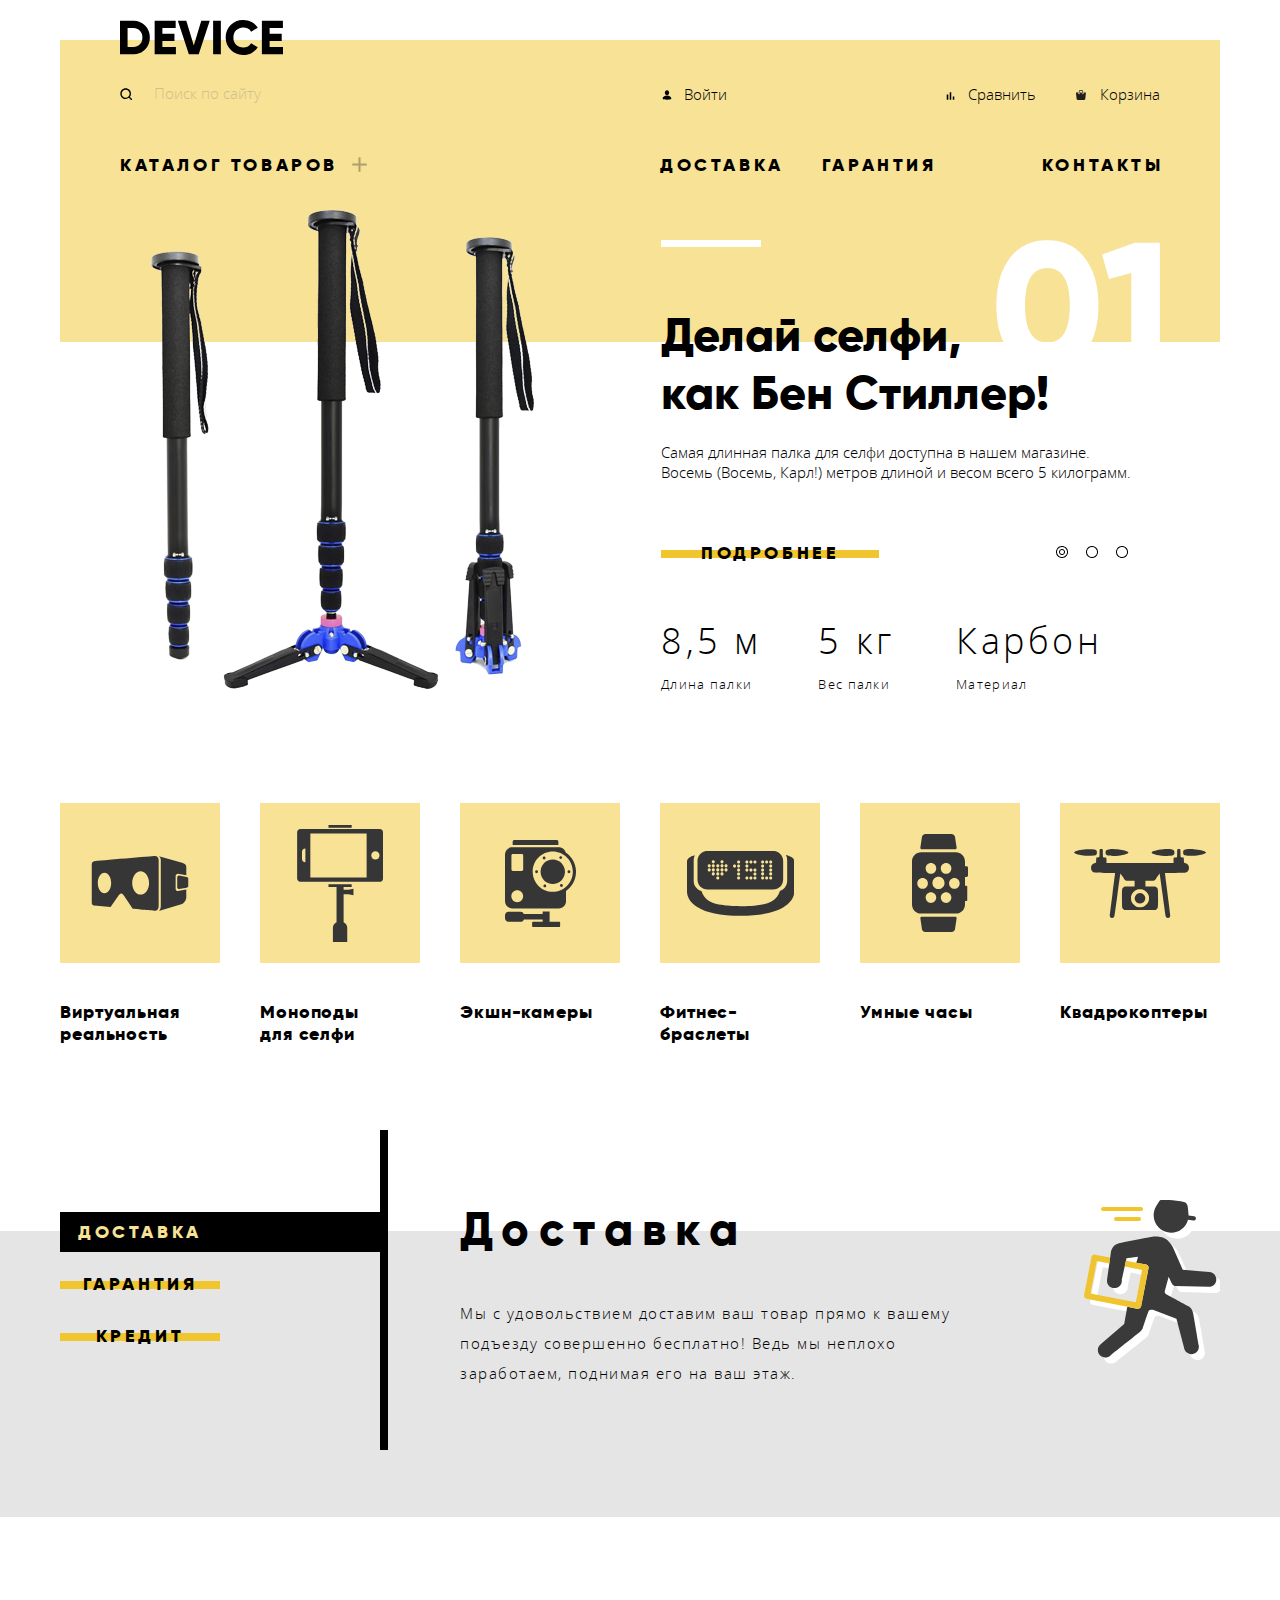
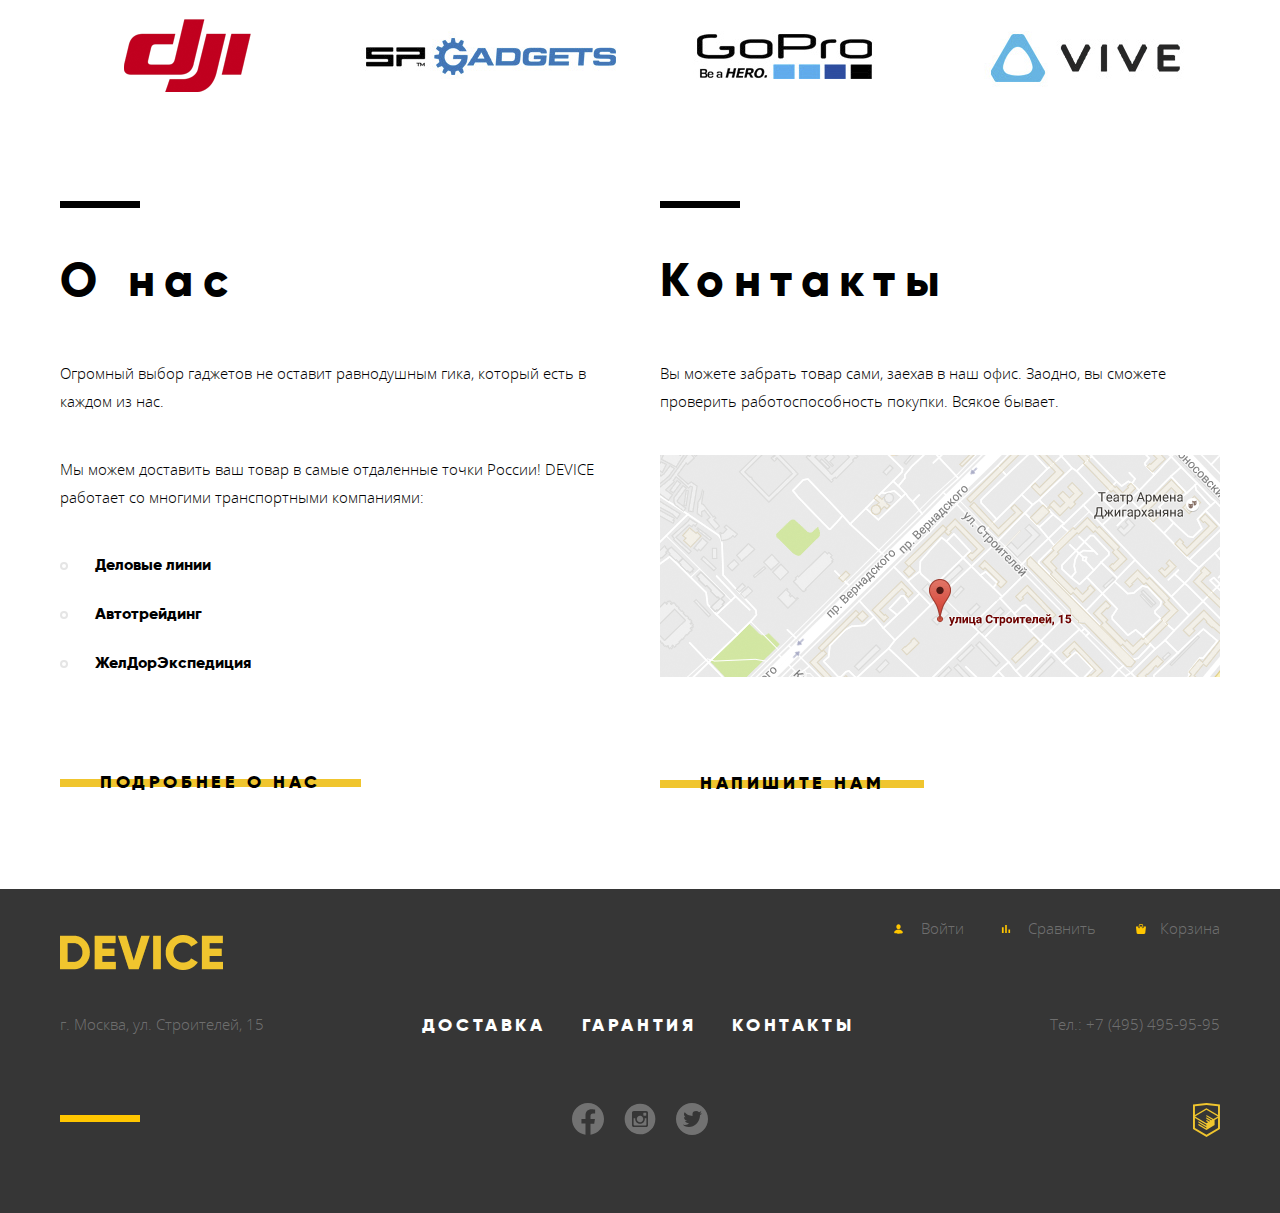
<file: index.html>
<!DOCTYPE html>
<html class="page" lang="ru">
<head>
  <meta charset="utf-8">
  <title>HTML Academy: Девайс</title>
  <link rel="icon" href="favicon.ico?v=4">
  <link rel="preconnect" href="https://fonts.gstatic.com">
  <link href="https://fonts.googleapis.com/css2?family=Roboto&display=swap" rel="stylesheet">
  <link href="css/normalize.css" rel="stylesheet">
  <link href="css/style.min.css" rel="stylesheet">
</head>
<body id="body" class="page-body">
	<header class="main-header">
		<div class="main-logo">
			<a href=""><img alt="Логотип" src="img/logo.svg" width="163" height="35"></a>
		</div>
    <div class="active-block">
      <div class="seach-form-container">
        <form class="seach-form" action="https://echo.htmlacademy.ru/" method="post">
      		<input type="text" id="seach-form" class="seach-form-input" name="seach-form-input" autocomplete="off" placeholder="Поиск по сайту">
          <label for="seach-form"></label>
      		<button class="seach-form-button">Найти</button>
      		<div class="seach-form-line"></div>
      	</form>
      </div>
      <div class="active-block-container">
      	<div class="active-block-elements element-user"><a href=""><img alt="логин" src="img/icon_user_header.svg" width="14" height="14">Войти</a></div>
				<div class="active-block-elements element-compare"><a href=""><img alt="сравнение" src="img/icon_chart_header.svg" width="13" height="14">Сравнить</a></div>
				<div class="active-block-elements element-cart"><a href=""><img alt="корзина" src="img/icon_cart_header.svg" width="10" height="10">Корзина</a></div>
      </div>
    </div>
    <nav class="main-menu">
      <div class="menu-catalog">
      	<a class="main-menu-link" href="catalog.html">каталог товаров</a>
      	<img alt="крест-раскрытие-меню" src="img/cross.png" width="15" height="15">
        <div class="submenu">
          <ul class="submenu-main-list">
            <li><a href="catalog.html">Виртуальная реальность</a></li>
            <li><a href="catalog.html">Моноподы для селфи</a></li>
            <li><a href="catalog.html">Экшн-камеры</a></li>
          </ul>
          <ul class="submenu-main-list">
            <li><a href="catalog.html">Фитнес-браслеты</a></li>
            <li><a href="catalog.html">Умные часы</a></li>
          </ul>
          <ul class="submenu-main-list">
            <li><a href="catalog.html">Квадрокоптер</a></li>
          </ul>
        </div>
      </div>
	    <ul class="main-menu-list">
	      <li class="main-menu-elements"><a class="main-menu-link" href="blank.html">доставка</a></li>
	      <li class="main-menu-elements"><a class="main-menu-link" href="blank.html">гарантия</a></li>    
	      <li class="main-menu-elements"><a class="main-menu-link" href="blank.html">контакты</a></li>   			
	    </ul>
    </nav>
  </header>
  <main class="main">
    <div class="slider-container">
      <div class="slider slide-1" id="slide-1">
        <div class="slider-img">
          <img class="slider-img1" alt="слайд 1" src="img/slide-1.png" width="490" height="486">
        </div>
        <div class="slider-main">
          <div class="slider-main-line"></div>
          <div class="slider-main-number">
            <img alt="цифра 1" src="img/01.png" width="164" height="131">
          </div>
          <h2 class="slider-main-title">Делай селфи,<br>  как Бен Стиллер! </h2>
          <p class="slider-main-text">Самая длинная палка для селфи доступна в нашем магазине.<br>
          Восемь (Восемь, Карл!) метров длиной и весом всего 5 килограмм.
          </p>
          <div class="slider-main-button-container">
            <button class="button-main">Подробнее</button>
          </div>
          <div class="slider-main-atributes">
            <div>
              <h2>8,5 м</h2>
              <p>Длина палки</p>
            </div>
            <div>
              <h2>5 кг</h2>
              <p>Вес палки</p>
            </div>
            <div>
              <h2>Карбон</h2>
              <p>Материал</p>
            </div>
          </div>
        </div>
      </div>
      <div class="slider slide-2" id="slide-2">
     		<div class="slider-img">
          <img class="slider-img2" alt="слайд 2" src="img/slide-2.png" width="490" height="485">
     		</div>
     		<div class="slider-main">
     			<div class="slider-main-line"></div>
     			<div class="slider-main-number">
            <img alt="цифра 2" src="img/02.png" width="194" height="131">
          </div>
     			<h2 class="slider-main-title">Худеем<br> правильно! </h2>
     			<p class="slider-main-text">Мотивирующие фитнес-браслеты помогут найти в себе силы  <br>
     			не пропускать занятия и соблюдать диету.
          </p>
     			<div class="slider-main-button-container">
					 <button class="button-main">Подробнее</button>
				  </div>
				  <div class="slider-main-atributes">
				    <div>
						  <h2>48 часов</h2>
						  <p>Без подзарядки</p>
				    </div>
				  </div>
     	  </div>
     	</div>
     	<div class="slider slide-3" id="slide-3">
     		<div class="slider-img">
          <img class="slider-img3" alt="слайд 3" src="img/slide-3.png" width="526" height="547">
     		</div>
     		<div class="slider-main">
     			<div class="slider-main-line"></div>
     			<div class="slider-main-number">
            <img alt="цифра 3" src="img/03.png" width="196" height="131">
          </div>
     			<h2 class="slider-main-title">Порхает как бабочка,<br>жалит как пчела!</h2>
     			<p class="slider-main-text">Этот обычный, на первый взгляд, квадрокоптер оснащен <br>
     			мощным лазером, замаскированным под стандартную камеру.
     			</p>
     			<div class="slider-main-button-container">
				    <button class="button-main">Подробнее</button>
				  </div>
				  <div class="slider-main-atributes">
				    <div>
						  <h2>800 м</h2>
						  <p>Дальность полета</p>
				    </div>
				    <div>
						  <h2>50 м</h2>
						  <p>Радиус поражения</p>
				    </div>
				  </div>
     		</div>
     	</div>
     	<div class="slider-main-radio">
		    <input  onclick="slideActive1()" class="slider-main-input" type="radio" name="slider-main-input" id="slider-main-radio1" checked>
			  <label class="slider-main-label" for="slider-main-radio1"></label>
    		<input  onclick="slideActive2()" class="slider-main-input" type="radio" name="slider-main-input" id="slider-main-radio2">
    		<label class="slider-main-label" for="slider-main-radio2"></label>
    		<input  onclick="slideActive3()" class="slider-main-input" type="radio" name="slider-main-input" id="slider-main-radio3">
    		<label class="slider-main-label" for="slider-main-radio3"></label>
		  </div>
    </div>
    <div class="main-catalog">
     	<div class="main-catalog-elements">
     		<a href="catalog.html" class="main-catalog-img">
     			<img alt="Виртуальная реальность" src="img/popular-1.svg" width="98" height="55">
     		</a>
     		<a class="main-catalog-elements-text" href="catalog.html">Виртуальная<br> реальность</a>
     	</div>
     	<div class="main-catalog-elements">
     		<a href="catalog.html" class="main-catalog-img">
     			<img alt="Моноподы" src="img/popular-2.svg" width="86" height="117">
     		</a>
			  <a class="main-catalog-elements-text" href="catalog.html">Моноподы<br> для селфи</a>
     	</div>
     	<div class="main-catalog-elements">
     		<a href="catalog.html" class="main-catalog-img">
     			<img alt="Экшн-камеры" src="img/popular-3.svg" width="71" height="87">
     		</a>
     		<a class="main-catalog-elements-text" href="catalog.html">Экшн-камеры</a>
     	</div>
     	<div class="main-catalog-elements">
     		<a href="catalog.html" class="main-catalog-img">
     			<img alt="Фитнес-браслеты" src="img/popular-4.svg" width="107" height="65">
     		</a>
     		<a class="main-catalog-elements-text" href="catalog.html">Фитнес-<br>браслеты</a>
     	</div>
     	<div class="main-catalog-elements">
     		<a href="catalog.html" class="main-catalog-img">
     			<img  alt="Умные часы" src="img/popular-5.svg" width="56" height="98">
     		</a>
     		<a class="main-catalog-elements-text" href="catalog.html">Умные часы</a>	
     	</div>
     	<div class="main-catalog-elements">
     		<a href="catalog.html" class="main-catalog-img">
     			<img alt="Квадрокоптеры" src="img/popular-6.svg" width="132" height="69">
     		</a>
     		<a class="main-catalog-elements-text" href="catalog.html">Квадрокоптеры</a>
     	</div>
    </div>
    <div class="info-container">
     	<div class="info">
     		<div class="info-slider">
     			<input onclick="infoSlideActive1()" class="info-slider-input" type="radio" name="button" checked id="info-slider-delivery">
     			<label class="info-slider-label" for="info-slider-delivery">Доставка</label>
     			<input  onclick="infoSlideActive2()"  class="info-slider-input" type="radio" name="button" id="info-slider-garanty">
     			<label class="info-slider-label" for="info-slider-garanty">Гарантия</label>
     			<input onclick="infoSlideActive3()" class="info-slider-input" type="radio" name="button" id="info-slider-credit">
     			<label class="info-slider-label" for="info-slider-credit">Кредит</label>
     		</div>
     		<div class="right-side right-side1" id="right-side1">
     			<h2 class="right-side-title">Доставка</h2>
     			<p class="right-side-text">
     				Мы с удовольствием доставим ваш товар прямо к 
     				вашему подъезду совершенно бесплатно!  
     				Ведь мы неплохо <br>заработаем, поднимая его на ваш этаж.
     			</p>
     			<img alt="курьер" class="right-side-img" src="img/delivery.svg" width="136" height="164">
     		</div>
     		<div class="right-side right-side2" id="right-side2">
     			<h2 class="right-side-title">Гарантия</h2>
     			<p class="right-side-text">
     				Если из-за возгорания купленного у нас товара у вас сгорит дом — 
     				не переживайте, мы выдадим вам новый.<br>
     				Товар, не дом, конечно же.
     			</p>
     			<img alt="гарантия" class="right-side-img" src="img/warranty.svg" width="171" height="195">
     		</div>
     		<div class="right-side right-side3" id="right-side3">
     			<h2 class="right-side-title">Кредит</h2>
     			<p class="right-side-text">
     				Залезть в долговую яму стало проще! Кредитные консультанты 
     				подберут для вас наиболее выгодные <br>
     				условия кредита. Выгодные для нашего банка, разумеется.
     			</p>
     			<img alt="кредит" class="right-side-img" src="img/credit.svg" width="156" height="188">
     		</div>
     	</div>
    </div>	
    <div class="partners">
     	<a href="#"><img alt="партнер1" src="img/logo-1.png" width="260" height="100"> </a>
     	<a href="#"><img alt="партнер2" src="img/logo-2.png" width="260" height="100"> </a>
     	<a href="#"><img alt="партнер3" src="img/logo-3.png" width="260" height="100"> </a>
     	<a href="#"><img alt="партнер4" src="img/logo-4.png" width="260" height="100"> </a>
    </div>
    <div class="contact-info">
     	<div class="about-us">
     		<div class="top-line"></div>
     		<h2 class="about-us-title">О нас</h2>
     		<p class="about-us-text">Огромный выбор гаджетов не оставит равнодушным гика, который есть в каждом из нас.</p>
     		<p class="about-us-text">Мы можем доставить ваш товар в самые отдаленные точки России! DEVICE<br> работает со многими транспортными компаниями:</p>
     		<ul class="about-us-delivery">
     			<li>Деловые линии</li>
     			<li>Автотрейдинг</li>
     			<li>ЖелДорЭкспедиция</li>
     		</ul>
     		<button class="button-main testt">подробнее о нас</button>
     	</div>
     	<div class="contacts">
     		<div class="top-line"></div>
     		<h2 class="contacts-title">Контакты</h2>
     		<p class="contacts-text">
     		Вы можете забрать товар сами, заехав в наш офис. Заодно, вы сможете проверить работоспособность покупки. Всякое бывает.
     		</p>
     		<div class="map" onclick="showMap()">
     			<img alt="Карта" src="img/map.png" width="560" height="222">    			
     		</div>
     		<button onclick="openFeedbackForm()" class="button-main">напишите нам</button>
     	</div>
    </div> 
  </main>
  <footer class="footer-container">
   	<div class="main-footer">
   		<div class="footer-column-1">
   			<div class="footer-img">
   				<a href=""> <img alt="Логотип" src="img/-e-logo.png" width="163" height="35"></a>
   			</div>
   			<div class="footer-active-block-container">
      		<div class="footer-active-block-elements footer-active-1"><a class="footer-active-block-elements-link" href=""><img alt="логин" src="img/icon_user.svg" width="13" height="14">Войти</a></div>
					<div class="footer-active-block-elements footer-active-2"><a class="footer-active-block-elements-link" href=""><img alt="сравнить" src="img/icon_chart.svg" width="14" height="14">Сравнить</a></div>
					<div class="footer-active-block-elements footer-active-3"><a class="footer-active-block-elements-link" href=""><img alt="корзина" src="img/icon_cart.svg" width="10" height="10">Корзина</a></div>
				</div>
      </div>
      <div class="footer-column-2">
      	<div class="adress"><p>г. Москва, ул. Строителей, 15</p></div>
      	<ul class="footer-menu">
      		<li class="footer-menu-elements"><a href="blank.html">доставка</a></li>
      		<li class="footer-menu-elements"><a href="blank.html">гарантия</a></li>
      		<li class="footer-menu-elements"><a href="blank.html">контакты</a></li>
      	</ul>
      	<div class="tel">
      		<p>Тел.:<a href="tel:+74954959595"> +7 (495) 495-95-95</a></p>
      	</div>
      </div>
      <div class="footer-column-3">
      	<div class="footer-line"></div>
      	<ul class="social">
      		<li><a href=""><img alt="facebook" src="img/icon_facebook.svg" width="32" height="32"></a></li>
      		<li><a href=""><img alt="instagram" src="img/icon_instagram.svg" width="32" height="32"></a></li>
      		<li><a href=""><img alt="twitter" src="img/icon_twitter.svg" width="32" height="32"></a></li>
      	</ul>
      	<div class="creator"><a href="#"><img alt="создатель сайта" src="img/logo-html.svg" width="27" height="34"></a></div>
      </div>
   	</div>
  </footer>  
  <div class="full-map" id="full-map">
    <a href="https://www.google.ng/maps/place/School+number+118/@55.6866384,37.5275834,16.79z/data=!4m5!3m4!1s0x46b54cf6f5f5c4ad:0xbce6da52bb328417!8m2!3d55.687031!4d37.529618?hl=nl">
      <img alt="большая карта" src="img/map-big.png" width="994" height="539">
    </a>
    <button onclick="closeMap()" class="button-close"></button>
  </div>
  <div class="feedback-form-container" id="feedback-form-container">
   	<form class="feedback-form" action="https://echo.htmlacademy.ru/" method="post">
   		<div class="feedback-form-name">
   		<p>Ваше имя:</p>
   		<input id="feedback-form-name-input" class="feedback-form-name-input" type="text" name="name" placeholder="Имя Фамилия">
      <label for="feedback-form-name-input"></label>
   		</div>
   		<div class="feedback-form-email">
   		<p>Ваш e-mail:</p>	
   		<input id="feedback-form-name-email" class="feedback-form-name-input" type="email" name="email" placeholder="email@example.com">
      <label for="feedback-form-name-email"></label>
   		</div>
   		<div class="feedback-form-textarea"> 
   		<p>Текст письма:</p>	
   		<textarea id="feedback-form-name-textarea" class="feedback-form-name-textarea" name="message" placeholder="В свободной форме"></textarea>
      <label for="feedback-form-name-textarea"></label>
   		</div>
   		<button class="button-feedback">отправить</button>
   	</form>
   	<button onclick="closeFeedbackForm()" class="button-close"></button>
  </div>
  <script src="js/script.min.js"></script>
</body>
</file>
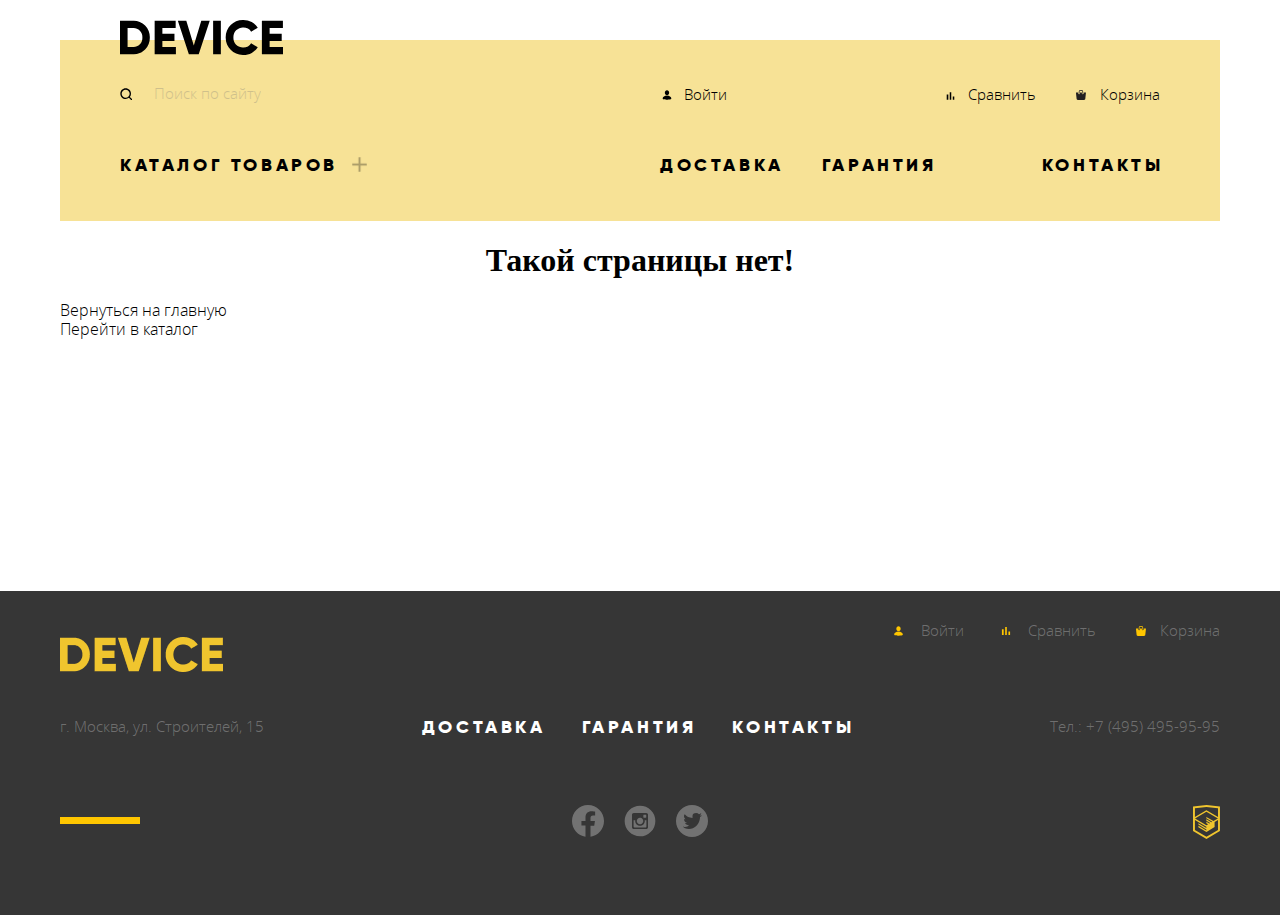
<file: blank.html>
<!DOCTYPE html>
<html class="page" lang="ru">
<head>
  <meta charset="utf-8">
  <title>HTML Academy: Девайс</title>
  <link rel="icon" href="favicon.ico?v=4">
  <link rel="preconnect" href="https://fonts.gstatic.com">
  <link href="https://fonts.googleapis.com/css2?family=Roboto&display=swap" rel="stylesheet">
  <link href="css/normalize.css" rel="stylesheet">
  <link href="css/style.min.css" rel="stylesheet">
</head>
<body id="body" class="page-body">
  <header class="main-header">
    <div class="main-logo">
      <a href=""><img alt="Логотип" src="img/logo.svg" width="163" height="35"></a>
    </div>
    <div class="active-block">
      <div class="seach-form-container">
        <form class="seach-form" action="https://echo.htmlacademy.ru/" method="post">
          <input type="text" id="seach-form" class="seach-form-input" name="seach-form-input" autocomplete="off" placeholder="Поиск по сайту">
          <label for="seach-form"></label>
          <button class="seach-form-button">Найти</button>
          <div class="seach-form-line"></div>
        </form>
      </div>
      <div class="active-block-container">
        <div class="active-block-elements element-user"><a href=""><img alt="логин" src="img/icon_user_header.svg" width="14" height="14">Войти</a></div>
        <div class="active-block-elements element-compare"><a href=""><img alt="сравнение" src="img/icon_chart_header.svg" width="13" height="14">Сравнить</a></div>
        <div class="active-block-elements element-cart"><a href=""><img alt="корзина" src="img/icon_cart_header.svg" width="10" height="10">Корзина</a></div>
      </div>
    </div>
    <nav class="main-menu">
      <div class="menu-catalog">
        <a class="main-menu-link" href="catalog.html">каталог товаров</a>
        <img alt="крест-раскрытие-меню" src="img/cross.png" width="15" height="15">
        <div class="submenu">
          <ul class="submenu-main-list">
            <li><a href="catalog.html">Виртуальная реальность</a></li>
            <li><a href="catalog.html">Моноподы для селфи</a></li>
            <li><a href="catalog.html">Экшн-камеры</a></li>
          </ul>
          <ul class="submenu-main-list">
            <li><a href="catalog.html">Фитнес-браслеты</a></li>
            <li><a href="catalog.html">Умные часы</a></li>
          </ul>
          <ul class="submenu-main-list">
            <li><a href="catalog.html">Квадрокоптер</a></li>
          </ul>
        </div>
      </div>
      <ul class="main-menu-list">
        <li class="main-menu-elements"><a class="main-menu-link" href="blank.html">доставка</a></li>
        <li class="main-menu-elements"><a class="main-menu-link" href="blank.html">гарантия</a></li>    
        <li class="main-menu-elements"><a class="main-menu-link" href="blank.html">контакты</a></li>        
      </ul>
    </nav>
  </header>
  <main class="main-blank">
    <h1>Такой страницы нет!</h1>
    <a href="index.html">Вернуться на главную</a><br>
    <a href="catalog.html">Перейти в каталог</a>
  </main>
  <footer class="footer-container">
    <div class="main-footer">
      <div class="footer-column-1">
        <div class="footer-img">
          <a href=""> <img alt="Логотип" src="img/-e-logo.png" width="163" height="35"></a>
        </div>
        <div class="footer-active-block-container">
          <div class="footer-active-block-elements footer-active-1"><a class="footer-active-block-elements-link" href=""><img alt="логин" src="img/icon_user.svg" width="13" height="14">Войти</a></div>
          <div class="footer-active-block-elements footer-active-2"><a class="footer-active-block-elements-link" href=""><img alt="сравнить" src="img/icon_chart.svg" width="14" height="14">Сравнить</a></div>
          <div class="footer-active-block-elements footer-active-3"><a class="footer-active-block-elements-link" href=""><img alt="корзина" src="img/icon_cart.svg" width="10" height="10">Корзина</a></div>
        </div>
      </div>
      <div class="footer-column-2">
        <div class="adress"><p>г. Москва, ул. Строителей, 15</p></div>
        <ul class="footer-menu">
          <li class="footer-menu-elements"><a href="blank.html">доставка</a></li>
          <li class="footer-menu-elements"><a href="blank.html">гарантия</a></li>
          <li class="footer-menu-elements"><a href="blank.html">контакты</a></li>
        </ul>
        <div class="tel">
          <p>Тел.:<a href="tel:+74954959595"> +7 (495) 495-95-95</a></p>
        </div>
      </div>
      <div class="footer-column-3">
        <div class="footer-line"></div>
        <ul class="social">
          <li><a href=""><img alt="facebook" src="img/icon_facebook.svg" width="32" height="32"></a></li>
          <li><a href=""><img alt="instagram" src="img/icon_instagram.svg" width="32" height="32"></a></li>
          <li><a href=""><img alt="twitter" src="img/icon_twitter.svg" width="32" height="32"></a></li>
        </ul>
        <div class="creator"><a href="#"><img alt="создатель сайта" src="img/logo-html.svg" width="27" height="34"></a></div>
      </div>
    </div>
  </footer>  
</body>
</file>
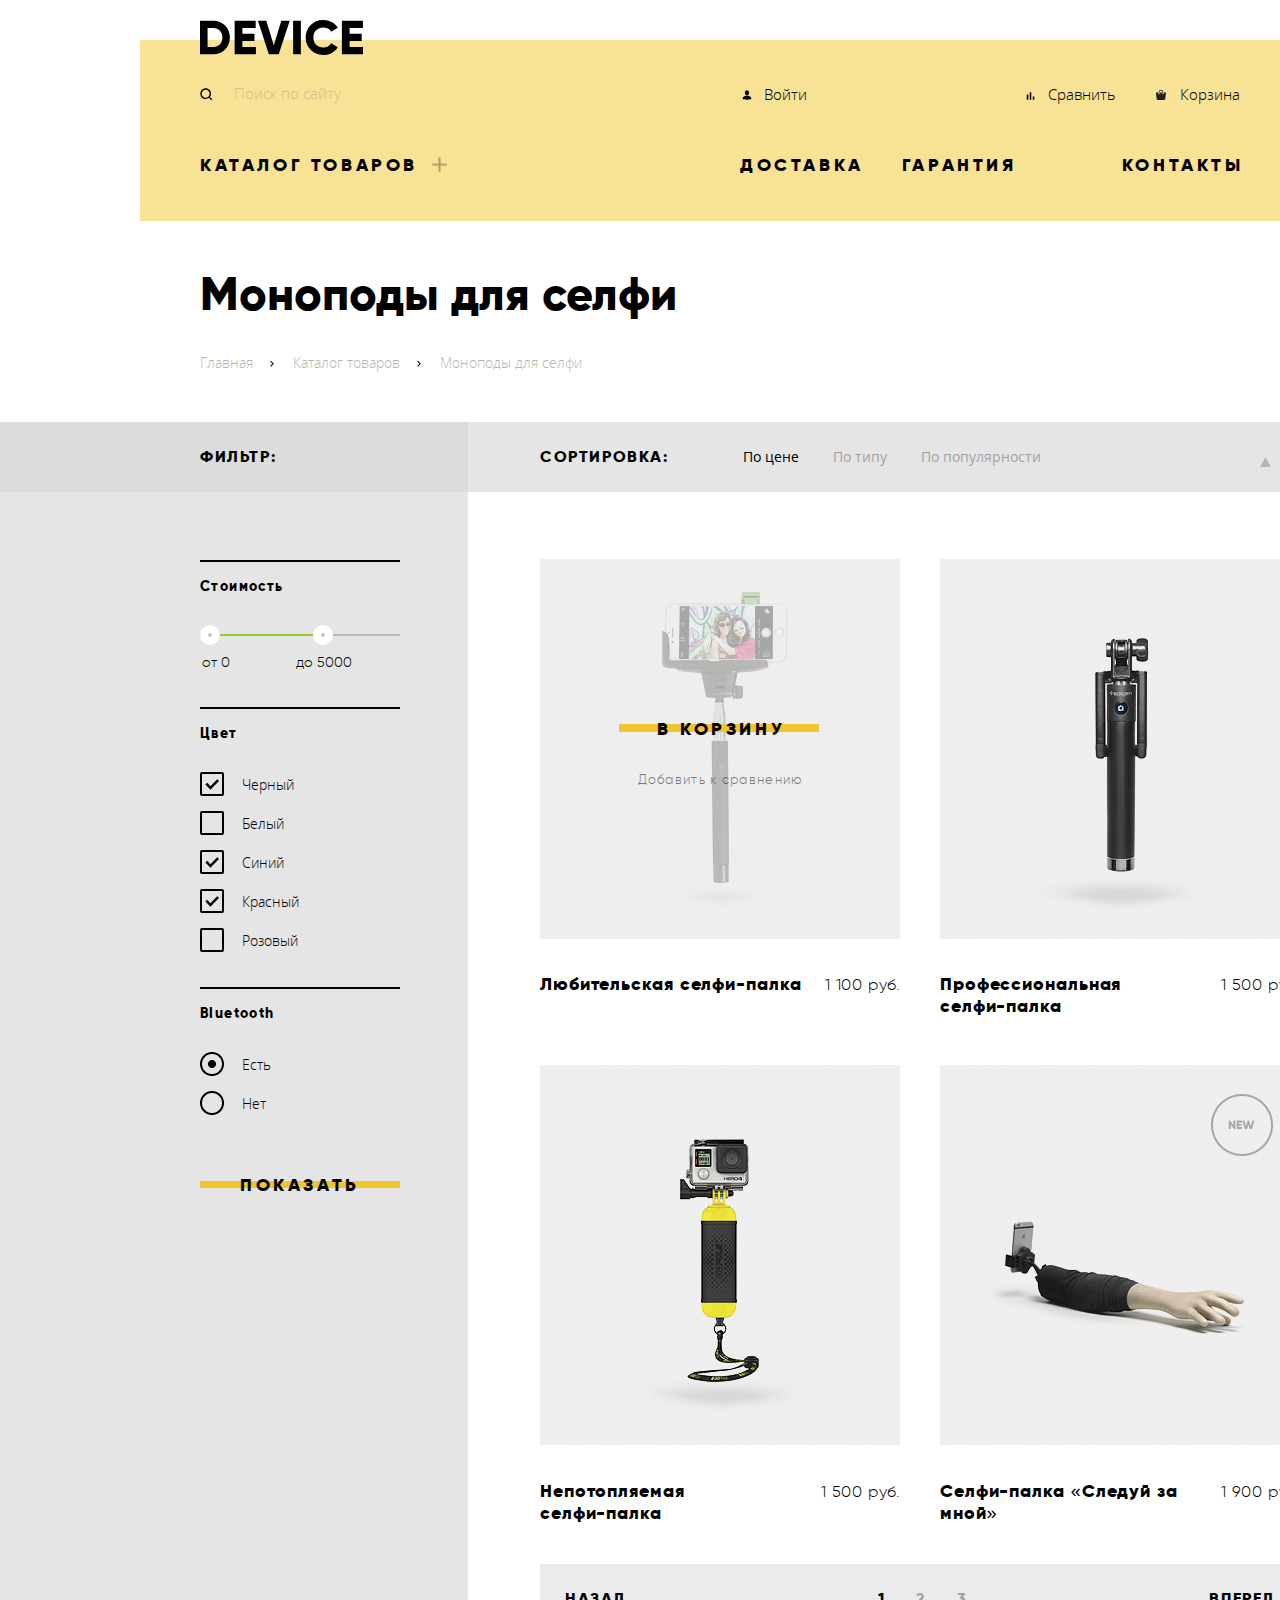
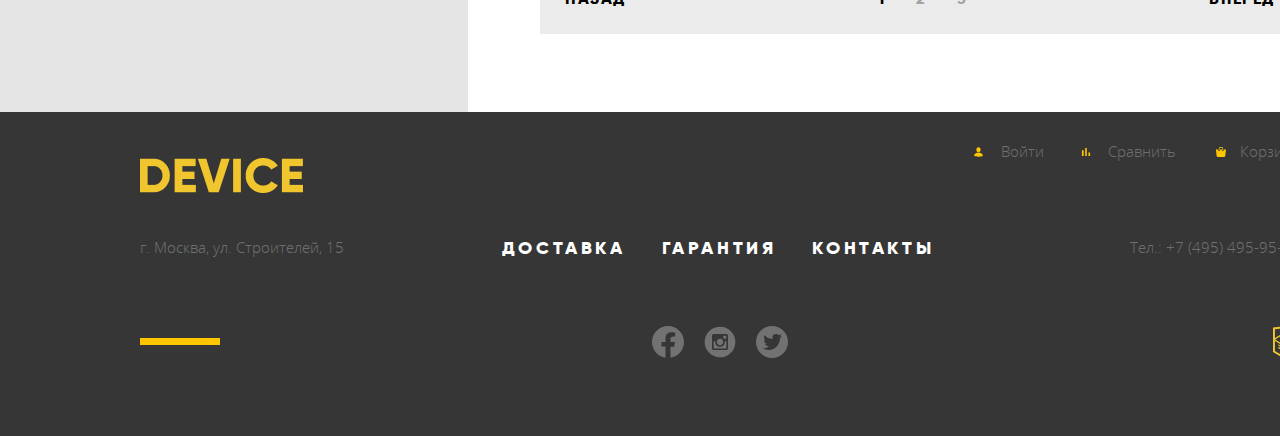
<file: catalog.html>
<!DOCTYPE html>
<html class="page" lang="ru">
<head>
  <meta charset="utf-8">
  <title>HTML Academy: Девайс</title>
  <link rel="icon" href="favicon.ico?v=4">
  <link rel="preconnect" href="https://fonts.gstatic.com">
  <link href="https://fonts.googleapis.com/css2?family=Roboto&display=swap" rel="stylesheet">
  <link href="css/normalize.css" rel="stylesheet">
  <link href="css/style.min.css" rel="stylesheet">
</head>
<body id="body" class="page-body">
	<header class="main-header">
		<div class="main-logo">
			<a href="index.html"><img alt="Логотип" src="img/logo.svg" width="163" height="35"></a>
		</div>
    <div class="active-block">
      <div class="seach-form-container">
        <form class="seach-form" action="https://echo.htmlacademy.ru/" method="post">
      		<input type="text" id="seach-form" class="seach-form-input" name="seach-form-input" autocomplete="off" placeholder="Поиск по сайту">
          <label for="seach-form"></label>
      		<button class="seach-form-button">Найти</button>
      		<div class="seach-form-line"></div>
      	</form>
      </div>
      <div class="active-block-container">
      	<div class="active-block-elements element-user">
          <a href=""><img alt="логин" src="img/icon_user_header.svg" width="14" height="14">Войти</a>
        </div>
				<div class="active-block-elements element-compare"><a href=""><img alt="сравнение" src="img/icon_chart_header.svg" width="13" height="14">Сравнить</a></div>
				<div class="active-block-elements element-cart"><a href=""><img alt="корзина" src="img/icon_cart_header.svg" width="10" height="10">Корзина</a></div>
      </div>
    </div>
    <nav class="main-menu">
      <div class="menu-catalog">
      	<a class="main-menu-link" href="catalog.html">каталог товаров</a>
      	<img alt="крест-раскрытие-меню" src="img/cross.png" width="15" height="15">
        <div class="submenu">
          <ul class="submenu-main-list">
            <li><a href="catalog.html">Виртуальная реальность</a></li>
            <li><a href="catalog.html">Моноподы для селфи</a></li>
            <li><a href="catalog.html">Экшн-камеры</a></li>
          </ul>
          <ul class="submenu-main-list">
            <li><a href="catalog.html">Фитнес-браслеты</a></li>
            <li><a href="catalog.html">Умные часы</a></li>
          </ul>
          <ul class="submenu-main-list">
            <li><a href="catalog.html">Квадрокоптер</a></li>
          </ul>
        </div>
      </div>
	    <ul class="main-menu-list">
	      <li class="main-menu-elements"><a class="main-menu-link" href="blank.html">доставка</a></li>
	      <li class="main-menu-elements"><a class="main-menu-link" href="blank.html">гарантия</a></li>    
	      <li class="main-menu-elements"><a class="main-menu-link" href="blank.html">контакты</a></li>   			
	    </ul>
    </nav>
  </header>
  <main class="main">
    <div class="main-catalog-container">
      <h2 class="catalog-title">Моноподы для селфи</h2>
      <div class="breadcrumbs">
        <ul class="breadcrumbs-list">
          <li class="breadcrumbs-list-elements"><a href=""> Главная</a></li>
          <li class="breadcrumbs-list-elements"><a href=""> Каталог товаров</a></li>
          <li class="breadcrumbs-list-elements"><a> Моноподы для селфи</a></li>
        </ul>
      </div>
    </div>
    <div class="filter-max-container">
      <div class="filter-inner-container">
        <div class="filter-title">
          <h2>Фильтр:</h2>
        </div>
        <div class="sorting-container">
          <h2>сортировка:</h2>
          <form class="sorting-container-form" action="https://echo.htmlacademy.ru/" method="post">
            <div class="container-form-option">
              <input id="sorting-radio-button1" class="sorting-radio-button" type="radio" name="sorting-radio" checked>
              <label class="sorting-radio-label" for="sorting-radio-button1">По цене</label>
              <input id="sorting-radio-button2" class="sorting-radio-button" type="radio" name="sorting-radio">
              <label class="sorting-radio-label" for="sorting-radio-button2">По типу</label>
              <input id="sorting-radio-button3" class="sorting-radio-button" type="radio" name="sorting-radio">
              <label class="sorting-radio-label" for="sorting-radio-button3">По популярности</label>
            </div>
            <div class="container-form-minmax">
              <input id="sorting-minmax-button1" class="sorting-radio-button" type="radio" name="sorting-radio-minmax">
              <label class="sorting-minmax sorting-max-label" for="sorting-minmax-button1"></label>
              <input id="sorting-minmax-button2" class="sorting-radio-button" type="radio" name="sorting-radio-minmax" checked>
              <label class="sorting-minmax sorting-min-label" for="sorting-minmax-button2"></label>
            </div>
          </form>
        </div>
      </div>
    </div>   
    <div class="catalog-max-container">
      <div class="catalog-inner-container">
        <div class="filter">
          <form action="https://echo.htmlacademy.ru/" method="post">
            <div class="filter-top-line">
              <fieldset class="filter-price">
                <legend class="filter-legend">Стоимость</legend>
                <div class="range">
                  <div class="range-scale">
                    <div class="range-line1"></div>
                    <div class="range-line2"></div>
                    <div class="toggle toggle1"></div>
                    <div class="toggle toggle2"></div>
                  </div>
                  <div class="range-input">
                    <input id="min-range" type="text" class="range-text min-range" placeholder="от 0">
                    <label for="min-range"></label>
                    <input id="max-range" type="text" class="range-text max-range" placeholder="до 5000">
                    <label for="max-range"></label>
                  </div>
                </div>
              </fieldset>
            </div>
            <div class="filter-top-line">
              <fieldset class="filter-color"> 
                <legend class="filter-legend">Цвет</legend>
                <ul class="filter-checkbox-list">
                  <li class="filter-checkbox-elements">
                    <input type="checkbox" name="filter-checkbox-black" class="filter-checkbox-button" id="filter-checkbox-button1" checked>
                    <label class="filter-checkbox-label" for="filter-checkbox-button1"></label>
                    <p>Черный</p>
                  </li>
                  <li class="filter-checkbox-elements">
                    <input type="checkbox" name="filter-checkbox-white" class="filter-checkbox-button" id="filter-checkbox-button2">
                    <label class="filter-checkbox-label" for="filter-checkbox-button2"></label>
                    <p>Белый</p>
                  </li>
                  <li class="filter-checkbox-elements">
                    <input type="checkbox" name="filter-checkbox-blue" class="filter-checkbox-button" id="filter-checkbox-button3" checked>
                    <label class="filter-checkbox-label" for="filter-checkbox-button3"></label>
                    <p>Синий</p>
                  </li>
                  <li class="filter-checkbox-elements">
                    <input type="checkbox" name="filter-checkbox-red" class="filter-checkbox-button" id="filter-checkbox-button4" checked>
                    <label class="filter-checkbox-label" for="filter-checkbox-button4"></label>
                    <p>Красный</p>
                  </li>
                  <li class="filter-checkbox-elements">
                    <input type="checkbox" name="filter-checkbox-pink" class="filter-checkbox-button" id="filter-checkbox-button5">
                    <label class="filter-checkbox-label" for="filter-checkbox-button5"></label>
                    <p>Розовый</p>
                  </li>
                </ul>
              </fieldset>
            </div>  
            <div class="filter-top-line">
              <fieldset class="filter-bluetooth">
                <legend class="filter-legend">Bluetooth</legend>
                <ul class="filter-radio-list">
                  <li class="filter-radio-elements">
                    <input type="radio" name="filter-radio-button" class="filter-radio-button" id="filter-radio-button1" checked>
                    <label class="filter-radio-label" for="filter-radio-button1"></label>
                    <p>Есть</p>
                  </li>
                  <li class="filter-radio-elements">
                    <input type="radio" name="filter-radio-button" class="filter-radio-button" id="filter-radio-button2">
                    <label class="filter-radio-label" for="filter-radio-button2"></label>
                    <p>Нет</p>
                  </li>
                </ul>   
              </fieldset>
            </div>  
            <button class="button-filter">показать</button>
          </form>
        </div>
        <div class="catalog">
          <div class="catalog-elements">
            <div class="catalog-elements-hover-active">
              <div class="button-main-container">
                <button class="button-main-catalog">в корзину</button>
                <div class="button-main-catalog-background"></div>
                </div>
                <a class="catalog-elements-link" href="">Добавить к сравнению</a>
              </div>
              <img alt="товар1" src="img/item-1.jpg" width="360" height="380">
              <div class="catalog-elements-text">
                <a href="blank.html"><p class="catalog-elements-text-description">Любительская селфи-палка</p></a>
                <p class="catalog-elements-text-cell">1 100 руб.</p>
              </div>
            </div>
            <div class="catalog-elements">
              <div class="catalog-elements-hover">
                <div class="button-main-container">
                  <button class="button-main-catalog">в корзину</button>
                  <div class="button-main-catalog-background"></div>
                </div>
                <a class="catalog-elements-link" href="">Добавить к сравнению</a>
              </div>
              <img alt="товар2" src="img/item-2.jpg" width="360" height="380">
              <div class="catalog-elements-text">
                <a href="blank.html"><p class="catalog-elements-text-description">Профессиональная<br> селфи-палка </p></a>
                <p class="catalog-elements-text-cell">1 500 руб.</p>
              </div>
            </div>
            <div class="catalog-elements">
              <div class="catalog-elements-hover">
                <div class="button-main-container">
                  <button class="button-main-catalog">в корзину</button>
                  <div class="button-main-catalog-background"></div>
                </div>
                <a class="catalog-elements-link" href="">Добавить к сравнению</a>
              </div>
              <img alt="товар3" src="img/item-3.jpg" width="360" height="380">
              <div class="catalog-elements-text">
                <a href="blank.html"><p class="catalog-elements-text-description">Непотопляемая<br> селфи-палка</p></a>
                <p class="catalog-elements-text-cell">1 500 руб.</p>
              </div>
            </div>
            <div class="catalog-elements">
              <div class="new-catalog-element"></div>
              <div class="catalog-elements-hover">
                <div class="button-main-container">
                <button class="button-main-catalog">в корзину</button>
                <div class="button-main-catalog-background"></div>
              </div>
              <a class="catalog-elements-link" href="">Добавить к сравнению</a>
            </div>
            <img alt="товар4" src="img/item-4.jpg" width="360" height="380">
            <div class="catalog-elements-text">
              <a href="blank.html"><p class="catalog-elements-text-description">Селфи-палка «Следуй за <br>мной»</p></a>
              <p class="catalog-elements-text-cell">1 900 руб.</p>
            </div>
          </div>
          <div class="paginator-container">
            <div class="paginator">
              <a class="paginator-list-back" href="">назад</a>
              <ul class="paginator-list">
                <li class="paginator-list-elements"><a class="paginator-active-page" href="">1</a></li>
                <li class="paginator-list-elements"><a href="">2</a></li>
                <li class="paginator-list-elements"><a href="">3</a></li>
              </ul>
              <a class="paginator-list-forward" href="">вперед</a>
            </div>
          </div>
        </div>
      </div>  
    </div>
  </main>
  <footer class="footer-container">
   	<div class="main-footer">
   		<div class="footer-column-1">
   			<div class="footer-img">
   				<a href=""> <img alt="Логотип" src="img/-e-logo.png" width="163" height="35"></a>
   			</div>
   			<div class="footer-active-block-container">
      		<div class="footer-active-block-elements footer-active-1">
            <a href="">
              <img alt="логин" src="img/icon_user.svg" width="13" height="14">Войти</a>
          </div>
					<div class="footer-active-block-elements footer-active-2"><a class="footer-active-block-elements-link" href=""><img alt="сравнить" src="img/icon_chart.svg" width="14" height="14">Сравнить</a></div>
					<div class="footer-active-block-elements footer-active-3"><a class="footer-active-block-elements-link" href=""><img alt="корзина" src="img/icon_cart.svg" width="10" height="10">Корзина</a></div>
				</div>
      </div>
      <div class="footer-column-2">
      	<div class="adress"><p>г. Москва, ул. Строителей, 15</p></div>
      	<ul class="footer-menu">
      		<li class="footer-menu-elements"><a href="blank.html">доставка</a></li>
      		<li class="footer-menu-elements"><a href="blank.html">гарантия</a></li>
      		<li class="footer-menu-elements"><a href="blank.html">контакты</a></li>
      	</ul>
      	<div class="tel">
      		<p>Тел.:<a href="tel:+74954959595"> +7 (495) 495-95-95</a></p>
      	</div>
      </div>
      <div class="footer-column-3">
      	<div class="footer-line"></div>
      	<ul class="social">
      		<li><a href=""><img alt="facebook" src="img/icon_facebook.svg" width="32" height="32"></a></li>
      		<li><a href=""><img alt="instagram" src="img/icon_instagram.svg" width="32" height="32"></a></li>
      		<li><a href=""><img alt="twitter" src="img/icon_twitter.svg" width="32" height="32"></a></li>
      	</ul>
      	<div class="creator"><a href="#"><img alt="создатель сайта" src="img/logo-html.svg" width="27" height="34"></a></div>
      </div>
   	</div>
  </footer>  
  <script src="js/script.min.js"></script>
</body>
</file>
<file: css/style.min.css>
:root{--basic-backgound-white:rgba(255,255,255,1);--basic-backgound-white-opacity03:rgba(255,255,255,0.3);--basic-backgound-black:rgba(0,0,0,1);--basic-backgound-dark:rgba(54,54,54,1);--basic-grey:rgba(70,70,70,1);--special-yellow-dark:rgba(240,197,46,1);--special-yellow-light:rgba(247,226,150,1);--basic-grey-light:rgba(229,229,229,1);--special-green:rgba(145,201,47,1);--toggle-color:rgba(196,196,196,1);--footer-line:rgba(255,198,0,1);--filter-grey:rgba(220,220,220,1);--catalog-elements-hover:rgba(238,238,238,0.7);--paginator-grey:rgba(235,235,235,1);--pagnator-button-color:rgba(217,217,217,1);--pagnator-button-focus-text:rgba(0,0,0,0.3);--feedback-box-shadow:rgba(0,0,0,0.15);--feedback-form:rgba(242,242,242,1);--feedback-form-hover:rgba(234,234,234,1);--invalid-input-color:rgba(246,218,218,1);--feedback-form-text:rgba(0,0,0,0.4)}@font-face{font-family:"opensans";font-style:normal;src:url("../fonts/opensans.woff2") format("woff2"),url("../fonts/opensans.woff") format("woff")}@font-face{font-family:"opensanslight";font-style:normal;src:url("../fonts/opensanslight.woff2") format("woff2"),url("../fonts/opensanslight.woff") format("woff")}@font-face{font-family:"gilroylight";font-style:normal;src:url("../fonts/gilroylight.woff2") format("woff2"),url("../fonts/gilroylight.woff") format("woff")}@font-face{font-family:"gilroyextrabold";font-style:normal;src:url("../fonts/gilroyextrabold.woff2") format("woff2"),url("../fonts/gilroyextrabold.woff") format("woff")}body{padding:0;margin:0;background:var(--basic-backgound-white)}a{text-decoration:none}img{max-width:100%}.page{height:100%}.page-body{width:100%;margin:0 auto;padding-top:15px;min-height:100%;display:grid;grid-template-rows:min-content 1fr min-content;align-content:start}.main-header{width:1160px;background:linear-gradient(to top,var(--special-yellow-light) 88%,var(--basic-backgound-white) 12%);height:206px;margin:0 auto;position:relative}.main-logo{height:35px;padding:0;margin:0;padding-top:5px;margin-left:60px;margin-bottom:29px}.main-logo a:hover{opacity:0.6}.main-logo a:focus{opacity:0.3}.active-block,.main-menu{display:grid;grid-template-columns:1fr 500px;padding:0;margin:0;margin-left:60px;margin-right:60px}.active-block-container{display:grid;grid-template-columns:1fr max-content max-content;align-items:center;grid-gap:0 40px}.main-menu{margin-top:50px;font-family:'gilroyextrabold','Franklin Gothic Medium',sans-serif;font-size:18px;line-height:22px;text-transform:uppercase}.main-menu-link{letter-spacing:0.2em}.menu-catalog img:hover{cursor:pointer}.menu-catalog:hover > .submenu{display:flex}.submenu:hover{display:flex}.submenu{position:absolute;left:-60px;top:55px;width:1100px;background:var(--special-yellow-light);padding-bottom:21px;padding-left:60px;margin:0 auto;display:none;flex-direction:row;z-index:9999}.submenu:before{content:"";position:absolute;width:100%;height:50px;top:-40px;z-index:9999}.submenu-main-list:first-child{margin-left:57px}.menu-catalog .submenu-main-list{list-style:none;font-family:'opensanslight','Candara',sans-serif;margin:0;padding:0;font-size:15px;line-height:20px;margin-top:12px;margin-right:55px;text-transform:none}.submenu-main-list li:not(:first-child){margin-top:20px}.submenu-main-list a{color:var(--basic-backgound-black)}.submenu-main-list a:hover{opacity:0.6}.submenu-main-list a:focus{opacity:0.3}.menu-catalog{position:relative}.menu-catalog img{position:absolute;left:232px;bottom:4px}.main-menu-list{list-style:none;padding:0;margin:0;display:grid;grid-template-columns:max-content max-content 1fr;grid-gap:0 38px}.main-menu-elements:last-child{justify-self:end}.main-menu-elements:last-child a{margin-right:-0.2em}.main-menu-elements a,.menu-catalog a{color:var(--basic-backgound-black)}.main-menu-elements a:hover,.menu-catalog a:hover{opacity:0.6}.main-menu-elements a:focus,.menu-catalog a:focus{opacity:0.3}.active-block-elements{font-family:'opensanslight','Candara',sans-serif;position:relative}.active-block-elements a{font-weight:300;font-size:15px;line-height:20px;padding-left:24px;color:var(--basic-backgound-black)}.active-block-elements a:hover{opacity:0.6}.active-block-elements a:focus{opacity:0.3}.element-compare img{position:absolute;left:0;top:5px}.element-cart img{position:absolute;left:0;top:6px}.element-user{position:relative}.element-user img{position:absolute;left:0;top:4px}.element-user-inlogin{position:absolute;font-weight:300;font-size:15px;line-height:20px}.element-user .element-user-inlogin{opacity:0.3}.slider-container{background:linear-gradient(to top,var(--basic-backgound-white) 76%,var(--special-yellow-light) 24%);width:1160px;margin:0 auto;margin-bottom:76px;position:relative}.slider{background:linear-gradient(to top,var(--basic-backgound-white) 76%,var(--special-yellow-light) 24%);grid-template-columns:572px 1fr;width:1084px;height:506px;margin:0 47px 0 29px}.slide-1{display:grid}.slide-2,.slide-3{display:none}.slider-img{position:relative}.slider-img1{position:absolute;top:-15px;left:-13px}.slider-img2{position:absolute;top:22px;left:-8px}.slider-img3{position:absolute;top:-20px;left:2px}.slider-main{position:relative}.slider-main-line{margin-top:19px;background:var(--basic-backgound-white);width:100px;height:7px}.slider-main-number{position:absolute;right:13px;top:19px}.slider-main-title{font-family:'gilroyextrabold','Franklin Gothic Medium',sans-serif;margin:0;margin-top:59px;margin-bottom:20px;font-weight:800;font-size:47px;line-height:58px;position:relative;z-index:11}.slider-main-text{margin:0;padding:0;padding-right:15px;font-family:'opensanslight','Candara',sans-serif;font-weight:300;font-size:15px;line-height:20px;margin-bottom:51px}.slider-main-button-container{margin:0;padding:0;display:flex;flex-direction:row;justify-content:space-between;align-items:center;margin-bottom:47px}.slider-main-radio{position:absolute;right:92px;top:324.7px;display:flex;flex-direction:row}.slider-main-input{display:none}.slider-main-label:not(:last-child){margin-right:18px}.slider-main-label{cursor:pointer;display:block;background:url(../img/slider-button-empty.png);width:12px;height:12px}.slider-main-input:checked + .slider-main-label{display:block;width:12px;height:12px;background:url(../img/slider-button.png)}.slider-main-atributes{font-family:'opensanslight','Candara',sans-serif;display:flex;flex-direction:row;justify-content:flex-start}.slider-main-atributes h2{margin:0;padding:0;font-weight:300;font-size:36px;line-height:42px;letter-spacing:0.1em;margin-bottom:15px}.slider-main-atributes p{margin:0;padding:0;font-weight:300;font-size:13px;line-height:15px;letter-spacing:0.1em}.slider-main-atributes:not(:first-child) p{margin-right:66px}.button-main{font-family:'gilroyextrabold','Franklin Gothic Medium',sans-serif;background:var(--special-yellow-dark);border:none;box-shadow:0 -15px 0 var(--basic-backgound-white) inset,0 17px 0 var(--basic-backgound-white) inset;margin:0;padding:0;padding:9px 40px;font-weight:800;font-size:18px;line-height:22px;letter-spacing:0.2em;text-transform:uppercase}.button-main:hover{background:var(--special-yellow-dark);border:none;box-shadow:none;transition:box-shadow 0.1s linear 0.1s}.button-main:focus{background:var(--special-yellow-dark);border:none;box-shadow:none;color:var(--pagnator-button-focus-text);outline:none}.button-main-container{position:relative}.button-main-catalog{font-family:'gilroyextrabold','Franklin Gothic Medium',sans-serif;background:none;border:none;margin:0;padding:0;padding:9px 36px 9px 38px;font-weight:800;font-size:18px;line-height:22px;letter-spacing:0.2em;text-transform:uppercase;position:relative;z-index:2}.button-main-catalog:hover{background:var(--special-yellow-dark);border:none;box-shadow:none;transition:box-shadow 0.1s linear 0.1s}.button-main-catalog:focus{background:var(--special-yellow-dark);border:none;box-shadow:none;color:var(--pagnator-button-focus-text);outline:none}.button-main-catalog-background{position:absolute;background-color:var(--special-yellow-dark);width:200px;height:8px;top:15px;z-index:1}.new-catalog-element{position:absolute;width:62px;height:62px;top:29px;right:27px;background:url(../img/new.png);opacity:0.3}.main-catalog{font-family:'gilroyextrabold','Franklin Gothic Medium',sans-serif;width:1160px;margin:0 auto;padding:0;display:flex;flex-direction:row;flex-wrap:wrap;margin-bottom:69px}.main-catalog-img{width:160px;height:160px;background:var(--special-yellow-light);display:flex;justify-content:center;align-items:center;margin-bottom:38px}.main-catalog-img:hover{background:var(--special-yellow-dark)}.main-catalog-img:focus{background:var(--special-yellow-dark)}.main-catalog-img:focus img{opacity:0.3}.main-catalog-img:focus ~ .main-catalog-elements-text{opacity:0.3}.main-catalog-elements:not(:last-child){margin-right:40px}.main-catalog-elements-text{margin:0;padding:0;max-width:160px;color:var(--basic-backgound-black);text-align:left;font-size:18px;line-height:22px;letter-spacing:0.05em}.main-catalog-elements-text:focus{opacity:0.3}.info-container{box-sizing:border-box;width:100%;height:403px;padding-top:86px;background:linear-gradient(to top,var(--basic-grey-light) 71%,var(--basic-backgound-white) 29%)}.info{padding:0;width:1160px;height:188px;margin:0 auto;display:grid;grid-template-columns:400px 1fr;position:relative}.info-slider{padding-top:12px;display:flex;flex-direction:column}.info:after{content:"";width:8px;background:var(--basic-backgound-black);height:320px;position:absolute;left:320px;top:-70px}.info-slider-input{display:none}.info-slider-label{cursor:pointer;font-family:'gilroyextrabold','Franklin Gothic Medium',sans-serif;width:160px;background:var(--special-yellow-dark);border:none;box-shadow:0 -15px 0 var(--basic-grey-light) inset,0 17px 0 var(--basic-grey-light) inset;margin:0;padding:0;padding:9px 0;text-align:center;font-weight:800;font-size:18px;line-height:22px;letter-spacing:0.2em;text-transform:uppercase;margin-bottom:12px}.info-slider-input:first-child + .info-slider-label{box-shadow:0 -15px 0 var(--basic-grey-light) inset,0 17px 0 var(--basic-backgound-white) inset}.info-slider-label:hover{background:var(--special-yellow-dark);border:none;box-shadow:none;transition:box-shadow 0.1s linear 0.1s}.info-slider-input:checked + .info-slider-label{padding-right:160px;background:var(--basic-backgound-black);color:var(--special-yellow-light);border:none;box-shadow:none}.right-side{position:relative}.right-side-title{font-family:'gilroyextrabold','Franklin Gothic Medium',sans-serif;margin:0;padding:0;font-weight:800;font-size:47px;line-height:58px;letter-spacing:0.2em;margin-bottom:40px}.right-side-text{font-family:'opensanslight','Candara',sans-serif;margin:0;padding:0;max-width:570px;font-weight:300;font-size:15px;line-height:30px;letter-spacing:0.1em}.right-side-img{position:absolute;top:0;right:0}.right-side1{display:block}.right-side2,.right-side3{display:none}.partners{margin:90px auto;width:1160px;display:grid;grid-template-columns:1fr 1fr 1fr 1fr;grid-gap:0 40px}.partners a:hover{opacity:0.3;filter:grayscale(100%)}.contact-info{width:1160px;margin:auto;display:grid;grid-template-columns:1fr 1fr;grid-gap:0 40px;margin-bottom:86px}.about-us{position:relative}.top-line{background:var(--basic-backgound-black);width:80px;height:7px;position:absolute;top:0;left:0}.about-us-title,.contacts-title{font-family:'gilroyextrabold','Franklin Gothic Medium',sans-serif;padding:0;margin:0;margin-top:50px;margin-bottom:50px;font-weight:800;font-size:47px;line-height:58px;letter-spacing:0.2em}.about-us-text,.contacts-text{font-family:'opensanslight','Candara',sans-serif;padding:0;margin:0;font-weight:300;font-size:15px;line-height:28px;margin-bottom:40px}.contacts{position:relative}.about-us-delivery{font-family:'gilroyextrabold','Franklin Gothic Medium',sans-serif;padding:0;margin:0;margin-top:20px;margin-bottom:85px;margin-left:15px}.about-us-delivery li{font-weight:800;font-size:16px;line-height:28px;margin-bottom:21px;list-style-image:url(../img/list.svg);list-style-position:outside;padding-left:20px}.map{cursor:pointer;padding:0;margin:0;margin-bottom:81px;position:relative}.full-map{display:none;position:fixed;width:994px;left:50%;top:50%;transform:translate(-50%,-50%);height:539px;z-index:9999}.button-close{position:absolute;border:none;width:55px;height:55px;background:url(../img/button-close.png);opacity:0.5;right:36px;top:29px}.button-close:hover{opacity:1}.button-close:focus{opacity:0.3;outline:none}.footer-container{width:100%;background:var(--basic-backgound-dark)}.main-footer{background:var(--basic-backgound-dark);width:1160px;height:324px;box-sizing:border-box;margin:0 auto}.footer-column-3{display:grid;grid-template-columns:max-content 1fr max-content;padding:0}.footer-line{position:relative;top:11.5px;width:80px;height:7px;background:var(--footer-line)}.footer-column-1{display:grid;grid-template-columns:max-content 1fr;padding-top:46px;margin-bottom:40px}.footer-column-2{display:grid;grid-template-columns:max-content 1fr max-content;padding:0;margin:0;margin-bottom:67px}.footer-active-block-container{font-family:'opensanslight','Candara',sans-serif;justify-self:end;color:var(--basic-backgound-white);display:flex;flex-direction:row;list-style:none}.tel,.adress{font-family:'opensanslight','Candara',sans-serif;padding:0;margin:0}.tel{margin-left:68px}.adress p{padding:0;margin:0;font-weight:300;font-size:15px;line-height:20px;color:var(--basic-backgound-white-opacity03)}.tel p{padding:0;margin:0;font-size:15px;line-height:20px;color:var(--basic-backgound-white-opacity03)}.tel a{color:var(--basic-backgound-white-opacity03)}.footer-menu,.social{list-style:none;padding:0;margin:0;display:flex;flex-wrap:wrap;flex-direction:row}.footer-menu{font-family:'gilroyextrabold','Franklin Gothic Medium',sans-serif;justify-content:center;margin-left:30px;position:relative}.footer-img a:hover{opacity:0.6}.footer-img a:focus{opacity:0.3}.footer-menu-elements{font-weight:800;font-size:18px;line-height:22px;letter-spacing:0.2em;text-transform:uppercase}.footer-menu-elements a{color:var(--basic-backgound-white)}.footer-menu-elements a:hover{opacity:0.6}.footer-menu-elements a:focus{opacity:0.3}.footer-menu-elements:not(:last-child){margin-right:36px}.social{justify-content:center;padding-left:20px}.social:not(:last-child) img{margin-right:20px}.social a{opacity:0.5}.social a:hover{opacity:1}.social a:focus{opacity:0.2}.creator,.tel{justify-self:end}.creator{margin-left:53px}.creator a:hover{opacity:0.6}.creator a:focus{opacity:0.3}.seach-form-input{border:none;background:var(--special-yellow-light)}.seach-form-input::placeholder{font-size:15px;line-height:20px;font-family:'opensanslight','Candara',sans-serif;opacity:0.3}.seach-form-input:hover::placeholder{opacity:0.6}.seach-form-input:focus::placeholder{opacity:1}.seach-form-container{padding-left:32px;position:relative}.seach-form:hover .seach-form-button,.seach-form:hover .seach-form-line,.seach-form-button:hover,.seach-form-line:hover{display:inline-block;vertical-align:baseline}.seach-form-container:before{position:absolute;content:"";background:url(../img/seach.svg);width:12px;height:12px;left:0;top:4px}.seach-form-line{position:absolute;display:none;background:var(--basic-backgound-black);width:80%;height:2px;left:0;bottom:-15px}.seach-form-button{font-family:'opensanslight','Candara',sans-serif;position:absolute;display:none;background:none;border:2px solid var(--basic-backgound-black);box-sizing:border-box;top:-14.8px;right:104px;height:50px;font-weight:300;font-size:15px;line-height:20px;text-transform:uppercase}.seach-form-button:hover{background-color:var(--basic-backgound-black);color:var(--basic-backgound-white)}.seach-form-button:focus{background-color:var(--basic-backgound-black);color:var(--basic-backgound-white-opacity03);outline:none}.footer-active-block-elements{position:relative;top:-17px}.footer-active-block-elements a{font-weight:300;font-size:15px;line-height:20px;color:var(--basic-backgound-white-opacity03)}.footer-active-1,.footer-active-2,.footer-active-3{padding-left:64px}.footer-active-1 img{position:absolute;left:35px;top:4px}.footer-active-2 img{position:absolute;left:35px;top:4px}.footer-active-3 img{position:absolute;left:40px;top:6px}.footer-active-block-elements a:hover{opacity:1;color:var(--basic-backgound-white)}.footer-active-block-elements-link:hover img{opacity:0.6}.footer-active-block-elements a:focus{opacity:0.3}.main-catalog-container{width:1040px;margin:0 auto}.catalog-title{font-family:'gilroyextrabold','Franklin Gothic Medium',sans-serif;margin:0;padding:0;font-weight:800;font-size:47px;line-height:58px;margin-top:44px;margin-bottom:30px}.breadcrumbs-list{list-style:none;margin:0;padding:0;display:flex;flex-direction:row;font-weight:300;font-size:14px;line-height:19px;font-family:'opensanslight','Candara',sans-serif;margin-bottom:50px}.breadcrumbs-list-elements a{color:var(--basic-backgound-black);opacity:0.3}.breadcrumbs-list-elements:not(:last-child) a:hover{opacity:0.6}.breadcrumbs-list-elements:not(:last-child) a:focus{opacity:0.1}.breadcrumbs-list li{position:relative}.breadcrumbs-list li:not(:last-child){margin-right:40px}.breadcrumbs-list li:not(:last-child):after{content:"";display:block;width:12px;height:12px;position:absolute;right:-25px;top:4px;background:url(../img/arrow_breadcrumbs.svg)}.filter-max-container{width:100%;height:70px;background:linear-gradient(to right,var(--filter-grey) 60%,var(--basic-grey-light) 40%)}.filter-inner-container{width:1440px;height:70px;padding:0;margin:0 auto;display:grid;grid-template-columns:468px 962px}.filter-title{padding:0;margin:0;justify-self:end;width:268px;display:grid;align-items:center}.filter{width:200px;margin-right:68px;justify-self:end}.filter-legend{font-family:'gilroyextrabold','Franklin Gothic Medium',sans-serif;font-size:14px;line-height:17px;letter-spacing:0.1em;color:var(--basic-backgound-black);padding-top:16px;padding-bottom:30px}.range{width:200px;height:44px;margin-bottom:38px;position:relative}.range-scale{height:28px}.range-input{display:flex;flex-direction:row;justify-content:flex-start}.range-text{font-family:'gilroylight','Arial',sans-serif;font-size:14px;line-height:16px;width:90px;border:none;background:none}.range-text::placeholder{color:var(--basic-backgound-black)}.range-line1{position:absolute;width:200px;height:2px;background-color:var(--basic-backgound-black);opacity:0.2;top:9px}.range-line2{position:absolute;top:9px;width:114px;height:2px;background-color:var(--special-green)}.toggle{cursor:pointer;position:absolute;border-radius:50%;width:4px;height:4px;border:8px solid var(--basic-backgound-white);background:var(--toggle-color)}.toggle2{right:67px}.filter-color{margin:0;padding:0;margin-bottom:35px}.filter-checkbox-list,.filter-radio-list{padding:0;margin:0;display:grid}.filter-checkbox-elements,.filter-radio-elements{display:flex;flex-direction:row;align-items:center}.filter-checkbox-elements:not(:last-child),.filter-radio-elements:not(:last-child){margin-bottom:15px}.filter-checkbox-elements p,.filter-radio-elements p{margin:0;padding:0;font-weight:300;font-size:14px;line-height:19px;font-family:'opensanslight','Candara',sans-serif;margin-left:18px}.filter-checkbox-button{display:none}.filter-checkbox-label{cursor:pointer;width:24px;height:24px;display:block;background:url(../img/checkbox-off.png)}.filter-checkbox-label:hover{opacity:0.6}.filter-checkbox-label:active{opacity:1}.filter-checkbox-button:checked + .filter-checkbox-label{background:url(../img/checkbox-on.png)}.filter-checkbox-button:disabled + .filter-checkbox-label{opacity:0.3}.filter-radio-button{display:none}.filter-radio-label{cursor:pointer;width:24px;height:24px;display:block;background:url(../img/radio-off.png)}.filter-radio-label:hover{opacity:0.6}.filter-radio-label:active{opacity:1}.filter-radio-button:checked + .filter-radio-label{background:url(../img/radio-on.png)}.filter-radio-button:disabled + .filter-radio-label{opacity:0.3}.filter-top-line{width:100%;border-top:2px solid var(--basic-backgound-black)}.filter-top-line:first-child{margin-top:68px}.button-filter{font-family:'gilroyextrabold','Franklin Gothic Medium',sans-serif;background:var(--special-yellow-dark);border:none;box-shadow:0 -17px 0 var(--basic-grey-light) inset,0 16px 0 var(--basic-grey-light) inset;margin:0;padding:0;margin-top:50px;padding:9px 40px;font-weight:800;font-size:18px;line-height:22px;letter-spacing:0.2em;text-transform:uppercase}.button-filter:hover{background:var(--special-yellow-dark);border:none;box-shadow:none;transition:box-shadow 0.1s linear 0.1s}.button-filter:focus{background:var(--special-yellow-dark);border:none;box-shadow:none;color:var(--pagnator-button-focus-text);outline:none}.filter-title h2,.sorting-container h2{font-size:16px;line-height:20px;font-family:'gilroyextrabold','Franklin Gothic Medium',sans-serif;letter-spacing:0.1em;text-transform:uppercase}.sorting-container{width:832px;background:var(--basic-grey-light);display:grid;grid-template-columns:max-content 1fr;align-items:center}.sorting-container h2{margin:0 74px 0 72px;padding:0}.sorting-container-form{display:grid;grid-template-columns:1fr max-content}.container-form-minmax{justify-self:end}.sorting-radio-button{display:none}.sorting-radio-label{cursor:pointer;font-family:'opensans','Candara',sans-serif;opacity:0.3;font-size:14px;line-height:19px}.sorting-radio-label:hover{opacity:0.6}.sorting-radio-button:checked + .sorting-radio-label{opacity:1}.sorting-radio-label:not(:last-child){margin-right:30px}.container-form-minmax{display:flex;flex-direction:row;align-items:flex-end}.sorting-max-label{cursor:pointer;width:10px;height:10px;display:block;background:url(../img/max.svg);opacity:0.2;margin-right:20px}.sorting-min-label{cursor:pointer;width:10px;height:10px;display:block;background:url(../img/min.svg);opacity:0.2}.sorting-minmax:hover{opacity:0.4}.sorting-radio-button:checked + .sorting-minmax{opacity:1}.catalog-max-container{width:100%;background:linear-gradient(to right,var(--basic-grey-light) 60%,var(--basic-backgound-white) 40%)}.catalog-inner-container{width:1440px;padding:0;margin:0 auto;display:grid;grid-template-columns:468px 962px}.catalog{margin:0;padding:0;width:832px;display:flex;flex-direction:row;flex-wrap:wrap;background:var(--basic-backgound-white);justify-content:flex-end;padding-top:59px}.catalog-elements{position:relative;margin-top:8px;width:360px}.catalog-elements-hover{display:none;flex-direction:column;justify-content:center;align-content:center;position:absolute;width:360px;height:380px;background:var(--catalog-elements-hover)}.catalog-elements-hover-active{display:grid;flex-direction:column;justify-content:center;align-content:center;position:absolute;width:360px;height:380px;background:var(--catalog-elements-hover)}.catalog-elements-link{text-align:center;padding:0;margin:0;margin-top:22px;font-size:13px;line-height:18px;letter-spacing:0.1em;font-family:'gilroylight','Arial',sans-serif;color:var(--basic-backgound-black);opacity:0.5}.catalog-elements-link:hover{opacity:1}.catalog-elements-link:focus{opacity:0.2}.catalog-elements:hover .catalog-elements-hover{display:grid}.catalog-elements:nth-child(even){margin-left:40px}.catalog-elements-text{margin-top:30px;display:flex;flex-direction:row;justify-content:space-between;margin-bottom:40px;align-items:baseline}.catalog-elements-text-description{flex-basis:75%;flex-wrap:wrap;font-size:18px;line-height:22px;letter-spacing:0.05em;font-family:'gilroyextrabold','Franklin Gothic Medium',sans-serif}a:focus > .catalog-elements-text-description{opacity:0.3}.catalog-elements-text a{margin:0;padding:0;color:var(--basic-backgound-black)}.catalog-elements-text p{margin:0;padding:0}.catalog-elements-text-cell{font-size:16px;line-height:18px;letter-spacing:0.05em;font-family:'gilroylight','Arial',sans-serif}.paginator-container{width:760px;background:var(--paginator-grey);margin-bottom:78px}.paginator{display:grid;grid-template-columns:max-content 1fr max-content;font-family:'gilroyextrabold','Franklin Gothic Medium',sans-serif;font-weight:800;font-size:16px;line-height:20px;letter-spacing:0.1em;text-transform:uppercase}.paginator a{color:var(--basic-backgound-black)}.paginator-list{list-style:none}.paginator-list-elements{padding-top:25px;padding-bottom:25px;margin:0;position:relative;left:5px}.paginator-list-elements:not(:last-child){margin-right:30px}.paginator-list-elements a{opacity:0.3}.paginator-list-elements a:hover{opacity:0.6}.paginator-list-elements a:focus{opacity:1}.paginator-list-elements > .paginator-active-page,.paginator-list-elements > .paginator-active-page:hover,.paginator-list-elements > .paginator-active-page:focus{cursor:default;opacity:1}.paginator-list-back{padding:25px 25px;justify-self:start}.paginator-list-back:hover,.paginator-list-forward:hover{background:var(--pagnator-button-color)}.paginator-list-back:focus,.paginator-list-forward:focus{background-color:var(--pagnator-button-color);color:var(--pagnator-button-focus-text)}.paginator-list-forward{padding:25px 25px;justify-self:end}.paginator-list{justify-content:center;margin:0;padding:0;display:flex;flex-direction:row}.footer-element-user-inlogin{margin-left:24px}.feedback-form-container{width:960px;height:550px;background:var(--basic-backgound-white);position:fixed;left:50%;top:50%;transform:translate(-50%,-50%);z-index:9999;display:none;box-shadow:0 10px 16px var(--feedback-box-shadow)}.feedback-form{padding:0;margin:0;margin-left:100px;margin-right:100px;display:grid;grid-template-columns:1fr 1fr;grid-template-rows:max-content max-content max-content;grid-gap:0 40px}.feedback-form p{font-family:'gilroyextrabold','Franklin Gothic Medium',sans-serif;font-size:18px;line-height:22px;margin:0;padding:0;margin-bottom:10px}.feedback-form-name,.feedback-form-email{padding:0;margin:0;margin-top:92px;font-family:'opensanslight','Candara',sans-serif;font-size:14px;line-height:19px;color:var(--basic-backgound-black)}.feedback-form-name input[type="text"],.feedback-form-email input[type="email"]{padding-left:20px}.feedback-form-textarea{margin-top:32px;grid-column:1/3;font-family:'opensanslight','Candara',sans-serif;font-size:14px;line-height:19px;color:var(--basic-backgound-black)}.feedback-form-name-input{width:345px;height:50px;background:var(--feedback-form);border:none}.feedback-form-name-input:hover,.feedback-form-textarea textarea:hover{background:var(--feedback-form-hover)}.feedback-form-name-input:focus,.feedback-form-textarea textarea:focus{background:var(--basic-backgound-white);box-shadow:inset 2px 2px 0 var(--special-yellow-light),inset -2px -2px 0 var(--special-yellow-light);color:var(--basic-backgound-black)}.feedback-form-name-input:invalid,.feedback-form-textarea textarea:invalid{background:var(--invalid-input-color);border:none}.feedback-form-name-input:focus::placeholder{color:var(--basic-backgound-black)}.feedback-form-textarea textarea{width:750px;height:167px;background:var(--feedback-form);border:none;padding-left:20px;padding-top:16px;font-family:'opensanslight','Candara',sans-serif;font-size:14px;line-height:19px;color:var(--feedback-form-text);resize:none}.feedback-form-name-input::placeholder,.feedback-form-name-textarea::placeholder{font-family:'opensanslight','Candara',sans-serif;font-size:14px;line-height:19px;color:var(--feedback-form-text)}.feedback-form-name-textarea:focus::placeholder{color:var(--basic-backgound-black)}.button-feedback{font-family:'gilroyextrabold','Franklin Gothic Medium',sans-serif;background:var(--special-yellow-dark);border:none;box-shadow:0 -15px 0 var(--basic-backgound-white) inset,0 17px 0 var(--basic-backgound-white) inset;margin:0;padding:0;padding:9px 40px;margin-top:34px;max-width:210px;font-weight:800;font-size:18px;line-height:22px;letter-spacing:0.2em;text-transform:uppercase}.button-feedback:hover{background:var(--special-yellow-dark);border:none;box-shadow:none;transition:box-shadow 0.1s linear 0.1s}.button-feedback:focus{background:var(--special-yellow-dark);border:none;box-shadow:none;color:var(--pagnator-button-focus-text);outline:none}.main-blank{width:1160px;margin:0 auto}.main-blank h1{text-align:center}.main-blank a{color:var(--basic-backgound-black);margin-bottom:15px;font-family:'opensanslight','Candara',sans-serif}.main-blank a:hover{opacity:0.5}
</file>
